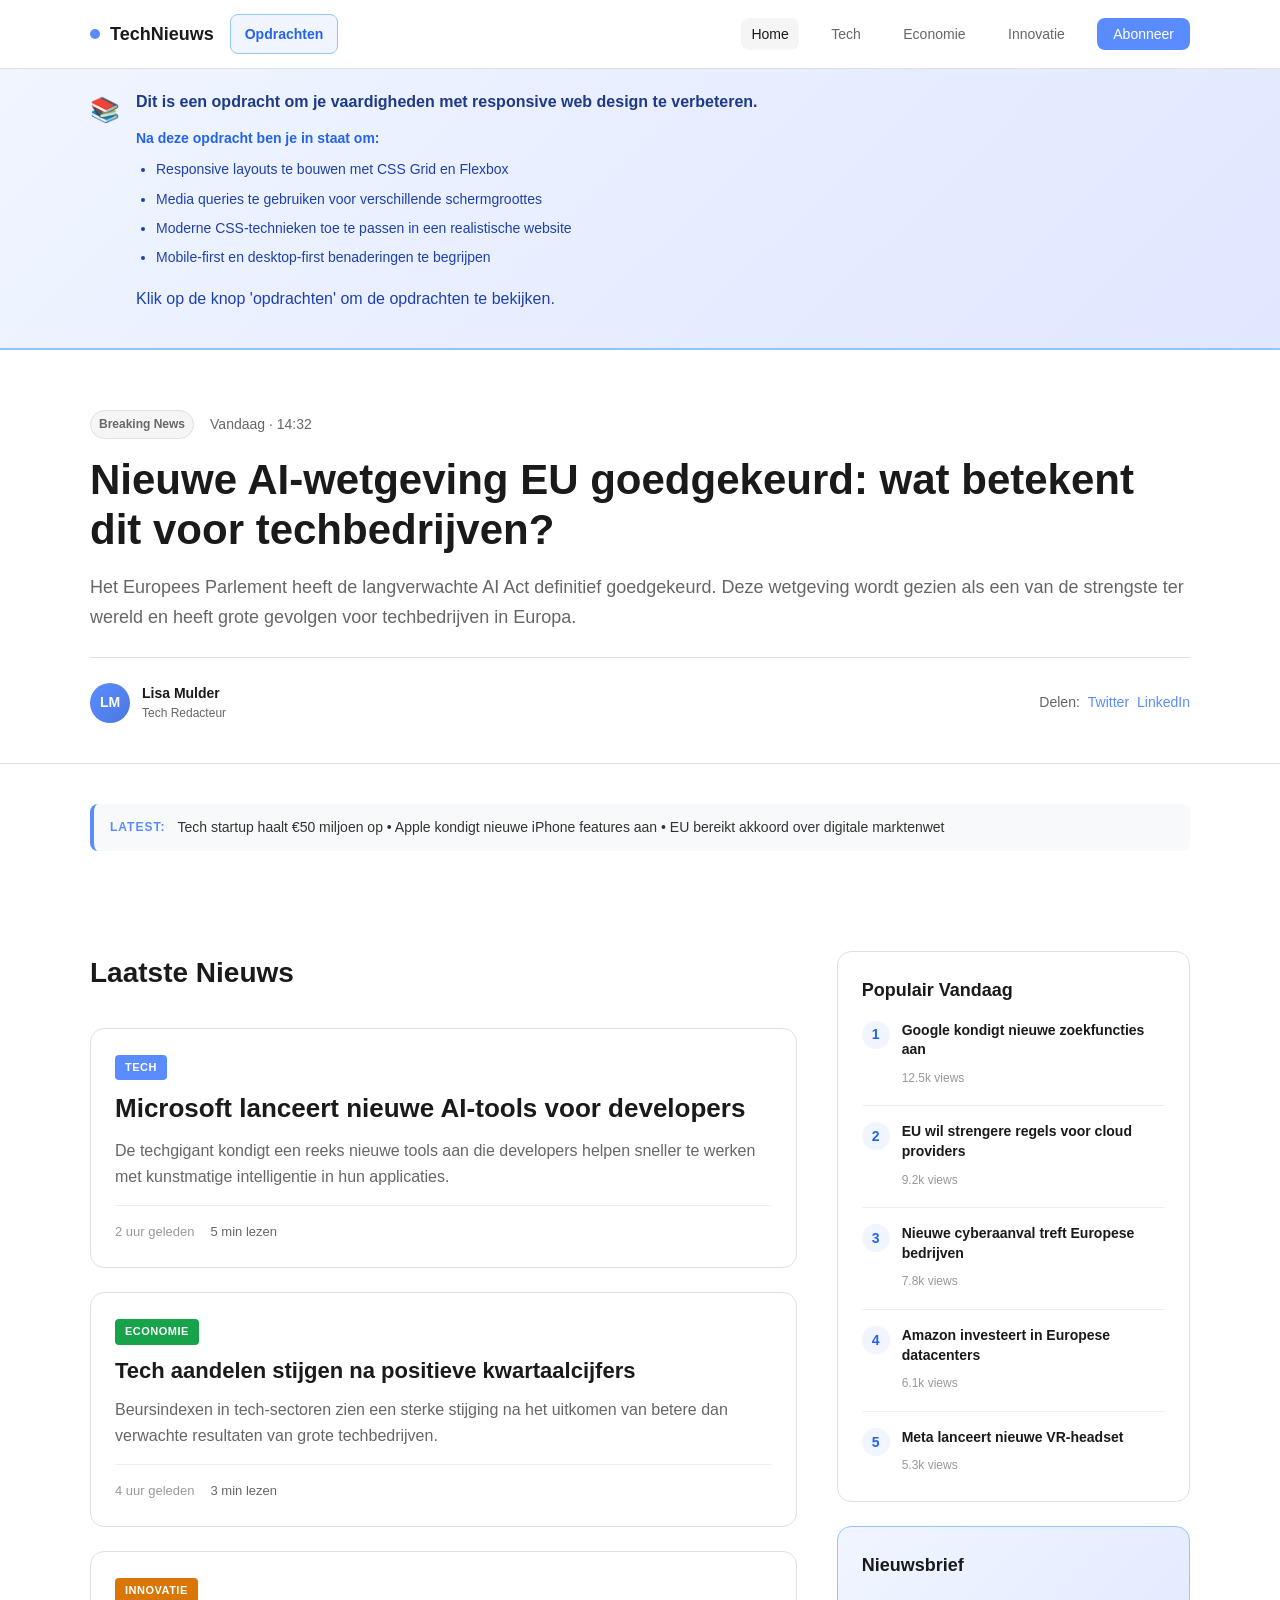
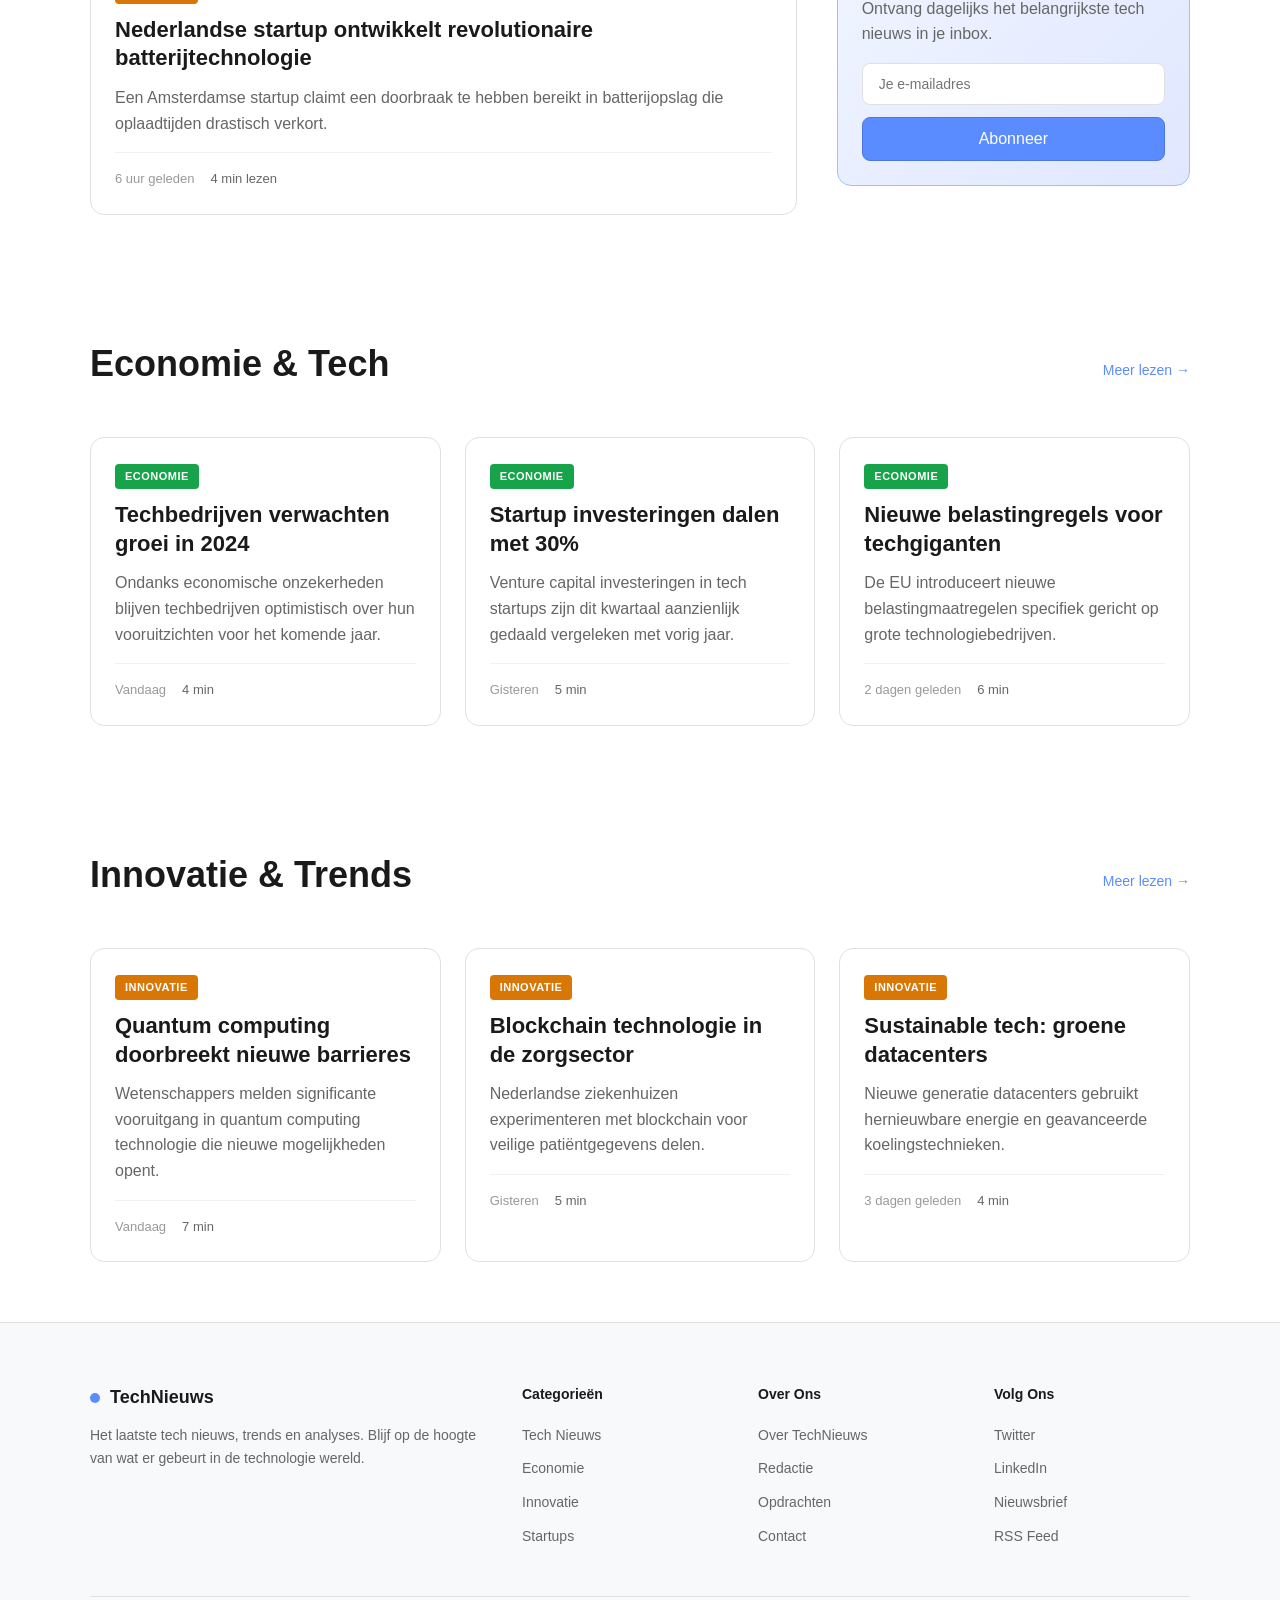
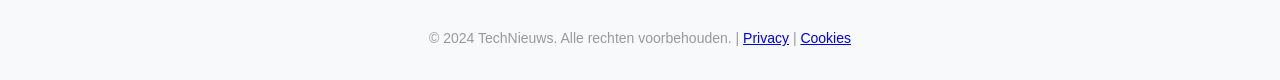
<file: index.html>
<!doctype html>
<html lang="nl">
<head>
  <meta charset="utf-8">
  <meta name="viewport" content="width=device-width, initial-scale=1">
  <title>TechNieuws - Het laatste tech nieuws en trends</title>
  <link rel="stylesheet" href="./styles.css">
  <meta name="color-scheme" content="light">
</head>
<body>
  <header class="header">
    <div class="container nav">
      <div class="nav-left">
        <div class="brand"><span class="dot"></span> TechNieuws</div>
        <a href="./opdrachten.html" class="nav-opdrachten">Opdrachten</a>
      </div>
      <nav>
        <a class="active" href="./index.html">Home</a>
        <a href="#tech">Tech</a>
        <a href="#economie">Economie</a>
        <a href="#innovatie">Innovatie</a>
        <a href="#contact" class="btn-nav">Abonneer</a>
      </nav>
    </div>
  </header>

  <!-- Notice Balk -->
  <div class="notice-balk">
    <div class="container">
      <div class="notice-content">
        <div class="notice-icon">📚</div>
        <div class="notice-text">
          <strong>Dit is een opdracht om je vaardigheden met responsive web design te verbeteren.</strong>
          <span class="notice-subtitle">Na deze opdracht ben je in staat om:</span>
          <ul class="notice-list">
            <li>Responsive layouts te bouwen met CSS Grid en Flexbox</li>
            <li>Media queries te gebruiken voor verschillende schermgroottes</li>
            <li>Moderne CSS-technieken toe te passen in een realistische website</li>
            <li>Mobile-first en desktop-first benaderingen te begrijpen</li>
          </ul>
          <p>Klik op de knop 'opdrachten' om de opdrachten te bekijken.</p>
        </div>
      </div>
    </div>
  </div>

  <main>
    <!-- Featured Article Hero -->
    <section class="hero hero-news">
      <div class="container">
        <div class="hero-category">
          <span class="badge badge-breaking">Breaking News</span>
          <span class="article-date">Vandaag · 14:32</span>
        </div>
        <h1>Nieuwe AI-wetgeving EU goedgekeurd: wat betekent dit voor techbedrijven?</h1>
        <p class="hero-subtitle">Het Europees Parlement heeft de langverwachte AI Act definitief goedgekeurd. Deze wetgeving wordt gezien als een van de strengste ter wereld en heeft grote gevolgen voor techbedrijven in Europa.</p>
        <div class="article-meta">
          <div class="article-author">
            <div class="author-avatar">LM</div>
            <div>
              <div class="author-name">Lisa Mulder</div>
              <div class="author-role">Tech Redacteur</div>
            </div>
          </div>
          <div class="article-share">
            <span>Delen:</span>
            <a href="#" class="share-btn">Twitter</a>
            <a href="#" class="share-btn">LinkedIn</a>
          </div>
        </div>
      </div>
    </section>

    <!-- Breaking News Ticker -->
    <section class="section section-sm">
      <div class="container">
        <div class="news-ticker">
          <span class="ticker-label">LATEST:</span>
          <div class="ticker-content">
            <span>Tech startup haalt €50 miljoen op • Apple kondigt nieuwe iPhone features aan • EU bereikt akkoord over digitale marktenwet</span>
          </div>
        </div>
      </div>
    </section>

    <!-- Main Content Grid -->
    <section id="tech" class="section">
      <div class="container">
        <div class="content-grid">
          <!-- Left Column - Main Articles -->
          <div class="main-content">
            <div class="section-header-left">
              <h2>Laatste Nieuws</h2>
            </div>
            
            <article class="card article-card article-large">
              <div class="article-category-tag">Tech</div>
              <h3>Microsoft lanceert nieuwe AI-tools voor developers</h3>
              <p>De techgigant kondigt een reeks nieuwe tools aan die developers helpen sneller te werken met kunstmatige intelligentie in hun applicaties.</p>
              <div class="article-footer">
                <span class="article-time">2 uur geleden</span>
                <span class="article-read">5 min lezen</span>
              </div>
            </article>

            <article class="card article-card">
              <div class="article-category-tag tag-economie">Economie</div>
              <h3>Tech aandelen stijgen na positieve kwartaalcijfers</h3>
              <p>Beursindexen in tech-sectoren zien een sterke stijging na het uitkomen van betere dan verwachte resultaten van grote techbedrijven.</p>
              <div class="article-footer">
                <span class="article-time">4 uur geleden</span>
                <span class="article-read">3 min lezen</span>
              </div>
            </article>

            <article class="card article-card">
              <div class="article-category-tag tag-innovatie">Innovatie</div>
              <h3>Nederlandse startup ontwikkelt revolutionaire batterijtechnologie</h3>
              <p>Een Amsterdamse startup claimt een doorbraak te hebben bereikt in batterijopslag die oplaadtijden drastisch verkort.</p>
              <div class="article-footer">
                <span class="article-time">6 uur geleden</span>
                <span class="article-read">4 min lezen</span>
              </div>
            </article>
          </div>

          <!-- Right Column - Sidebar -->
          <aside class="sidebar">
            <div class="card sidebar-card">
              <h3>Populair Vandaag</h3>
              <div class="popular-list">
                <div class="popular-item">
                  <span class="popular-number">1</span>
                  <div class="popular-content">
                    <h4>Google kondigt nieuwe zoekfuncties aan</h4>
                    <span class="popular-meta">12.5k views</span>
                  </div>
                </div>
                <div class="popular-item">
                  <span class="popular-number">2</span>
                  <div class="popular-content">
                    <h4>EU wil strengere regels voor cloud providers</h4>
                    <span class="popular-meta">9.2k views</span>
                  </div>
                </div>
                <div class="popular-item">
                  <span class="popular-number">3</span>
                  <div class="popular-content">
                    <h4>Nieuwe cyberaanval treft Europese bedrijven</h4>
                    <span class="popular-meta">7.8k views</span>
                  </div>
                </div>
                <div class="popular-item">
                  <span class="popular-number">4</span>
                  <div class="popular-content">
                    <h4>Amazon investeert in Europese datacenters</h4>
                    <span class="popular-meta">6.1k views</span>
                  </div>
                </div>
                <div class="popular-item">
                  <span class="popular-number">5</span>
                  <div class="popular-content">
                    <h4>Meta lanceert nieuwe VR-headset</h4>
                    <span class="popular-meta">5.3k views</span>
                  </div>
                </div>
              </div>
            </div>

            <div class="card sidebar-card newsletter-card">
              <h3>Nieuwsbrief</h3>
              <p>Ontvang dagelijks het belangrijkste tech nieuws in je inbox.</p>
              <form class="newsletter-form">
                <input type="email" placeholder="Je e-mailadres" class="newsletter-input">
                <button type="submit" class="btn btn-primary">Abonneer</button>
              </form>
            </div>
          </aside>
        </div>
      </div>
    </section>

    <!-- Category Sections -->
    <section id="economie" class="section section-category">
      <div class="container">
        <div class="section-header">
          <h2>Economie & Tech</h2>
          <a href="#more" class="section-link">Meer lezen →</a>
        </div>
        <div class="grid grid-3">
          <article class="card article-card">
            <div class="article-category-tag tag-economie">Economie</div>
            <h3>Techbedrijven verwachten groei in 2024</h3>
            <p>Ondanks economische onzekerheden blijven techbedrijven optimistisch over hun vooruitzichten voor het komende jaar.</p>
            <div class="article-footer">
              <span class="article-time">Vandaag</span>
              <span class="article-read">4 min</span>
            </div>
          </article>
          <article class="card article-card">
            <div class="article-category-tag tag-economie">Economie</div>
            <h3>Startup investeringen dalen met 30%</h3>
            <p>Venture capital investeringen in tech startups zijn dit kwartaal aanzienlijk gedaald vergeleken met vorig jaar.</p>
            <div class="article-footer">
              <span class="article-time">Gisteren</span>
              <span class="article-read">5 min</span>
            </div>
          </article>
          <article class="card article-card">
            <div class="article-category-tag tag-economie">Economie</div>
            <h3>Nieuwe belastingregels voor techgiganten</h3>
            <p>De EU introduceert nieuwe belastingmaatregelen specifiek gericht op grote technologiebedrijven.</p>
            <div class="article-footer">
              <span class="article-time">2 dagen geleden</span>
              <span class="article-read">6 min</span>
            </div>
          </article>
        </div>
      </div>
    </section>

    <section id="innovatie" class="section section-category">
      <div class="container">
        <div class="section-header">
          <h2>Innovatie & Trends</h2>
          <a href="#more" class="section-link">Meer lezen →</a>
        </div>
        <div class="grid grid-3">
          <article class="card article-card">
            <div class="article-category-tag tag-innovatie">Innovatie</div>
            <h3>Quantum computing doorbreekt nieuwe barrieres</h3>
            <p>Wetenschappers melden significante vooruitgang in quantum computing technologie die nieuwe mogelijkheden opent.</p>
            <div class="article-footer">
              <span class="article-time">Vandaag</span>
              <span class="article-read">7 min</span>
            </div>
          </article>
          <article class="card article-card">
            <div class="article-category-tag tag-innovatie">Innovatie</div>
            <h3>Blockchain technologie in de zorgsector</h3>
            <p>Nederlandse ziekenhuizen experimenteren met blockchain voor veilige patiëntgegevens delen.</p>
            <div class="article-footer">
              <span class="article-time">Gisteren</span>
              <span class="article-read">5 min</span>
            </div>
          </article>
          <article class="card article-card">
            <div class="article-category-tag tag-innovatie">Innovatie</div>
            <h3>Sustainable tech: groene datacenters</h3>
            <p>Nieuwe generatie datacenters gebruikt hernieuwbare energie en geavanceerde koelingstechnieken.</p>
            <div class="article-footer">
              <span class="article-time">3 dagen geleden</span>
              <span class="article-read">4 min</span>
            </div>
          </article>
        </div>
      </div>
    </section>
  </main>

  <footer class="footer">
    <div class="container">
      <div class="footer-content">
        <div class="footer-section">
          <div class="brand"><span class="dot"></span> TechNieuws</div>
          <p>Het laatste tech nieuws, trends en analyses. Blijf op de hoogte van wat er gebeurt in de technologie wereld.</p>
        </div>
        <div class="footer-section">
          <h4>Categorieën</h4>
          <ul class="footer-links">
            <li><a href="#tech">Tech Nieuws</a></li>
            <li><a href="#economie">Economie</a></li>
            <li><a href="#innovatie">Innovatie</a></li>
            <li><a href="#startups">Startups</a></li>
          </ul>
        </div>
        <div class="footer-section">
          <h4>Over Ons</h4>
          <ul class="footer-links">
            <li><a href="#over">Over TechNieuws</a></li>
            <li><a href="#redactie">Redactie</a></li>
            <li><a href="./opdrachten.html">Opdrachten</a></li>
            <li><a href="#contact">Contact</a></li>
          </ul>
        </div>
        <div class="footer-section">
          <h4>Volg Ons</h4>
          <ul class="footer-links">
            <li><a href="#twitter">Twitter</a></li>
            <li><a href="#linkedin">LinkedIn</a></li>
            <li><a href="#newsletter">Nieuwsbrief</a></li>
            <li><a href="#rss">RSS Feed</a></li>
          </ul>
        </div>
      </div>
      <div class="footer-bottom">
        <p>&copy; 2024 TechNieuws. Alle rechten voorbehouden. | <a href="#privacy">Privacy</a> | <a href="#cookies">Cookies</a></p>
      </div>
    </div>
  </footer>
</body>
</html>
</file>
<file: styles.css>
/* Reset basic styles */
* {
  box-sizing: border-box;
}

/* Make sure the page takes full height */
html, body {
  height: 100%;
}

/* Body styling - background and text */
body {
  margin: 0;
  font-family: -apple-system, BlinkMacSystemFont, "Segoe UI", Arial, Helvetica, sans-serif;
  background-color: #ffffff;
  color: #1a1a1a;
  line-height: 1.6;
}

/* Container - centers content and limits width */
.container {
  width: 92%;
  max-width: 1100px;
  margin: 0 auto;
}

/* Header - sticky navigation at the top */
.header {
  position: sticky;
  top: 0;
  background-color: rgba(255, 255, 255, 0.95);
  backdrop-filter: blur(10px);
  border-bottom: 1px solid #e0e0e0;
  z-index: 20;
}

/* Notice balk */
.notice-balk {
  background: linear-gradient(135deg, #f0f5ff 0%, #e0e7ff 100%);
  border-bottom: 2px solid #93c5fd;
  padding: 20px 0;
}

.notice-content {
  display: flex;
  align-items: flex-start;
  gap: 16px;
}

.notice-icon {
  font-size: 24px;
  flex-shrink: 0;
  margin-top: 2px;
}

.notice-text {
  flex: 1;
  color: #1e40af;
}

.notice-text strong {
  display: block;
  font-size: 16px;
  margin-bottom: 8px;
  color: #1e3a8a;
}

.notice-subtitle {
  display: block;
  font-size: 14px;
  font-weight: 600;
  margin-top: 12px;
  margin-bottom: 8px;
  color: #2563eb;
}

.notice-list {
  margin: 0;
  padding-left: 20px;
  color: #1e40af;
  line-height: 1.8;
  font-size: 14px;
}

.notice-list li {
  margin-bottom: 4px;
}

/* Navigation bar - horizontal layout */
.nav {
  display: flex;
  align-items: center;
  justify-content: space-between;
  padding: 14px 0;
  flex-wrap: wrap;
  gap: 12px;
}

/* Left side - brand and opdrachten */
.nav-left {
  display: flex;
  align-items: center;
  gap: 16px;
}

/* Brand/logo area */
.brand {
  display: flex;
  align-items: center;
  gap: 10px;
  font-weight: 700;
  font-size: 18px;
  color: #1a1a1a;
}

/* Small dot next to brand */
.brand .dot {
  width: 10px;
  height: 10px;
  border-radius: 50%;
  background-color: #5b8cff;
}

/* Navigation links */
.nav nav a {
  color: #666666;
  text-decoration: none;
  margin-left: 18px;
  padding: 8px 10px;
  border-radius: 8px;
  font-size: 14px;
  transition: all 0.2s;
}

/* Navigation button variant */
.nav nav a.btn-nav {
  margin-left: 18px;
  background-color: #5b8cff;
  color: white;
  padding: 8px 16px;
  border: none;
}

.nav nav a.btn-nav:hover {
  background-color: #4b78e0;
}

/* Opdrachten link - meer opvallend, naast logo */
.nav-opdrachten {
  background-color: #f0f5ff;
  color: #2563eb;
  font-weight: 600;
  border: 1px solid #93c5fd;
  padding: 8px 14px;
  border-radius: 8px;
  text-decoration: none;
  font-size: 14px;
  transition: all 0.2s;
  margin-left: 0;
}

.nav-opdrachten:hover {
  background-color: #dbeafe;
  color: #1e40af;
  border-color: #60a5fa;
}

.nav-opdrachten.active {
  background-color: #2563eb;
  color: white;
  border-color: #2563eb;
}

.nav-opdrachten.active:hover {
  background-color: #1e40af;
  border-color: #1e40af;
}

/* Navigation links when hovered or active */
.nav nav a:hover:not(.btn-nav),
.nav nav a.active:not(.btn-nav) {
  color: #1a1a1a;
  background-color: #f5f5f5;
}

.nav nav a.btn-nav:hover {
  background-color: #4b78e0;
  color: white;
}

/* Hero section - main title area */
.hero {
  padding: 80px 0 60px;
  text-align: center;
}

.hero.hero-news {
  text-align: left;
  padding: 60px 0 40px;
  border-bottom: 1px solid #e0e0e0;
}

.hero.hero-news h1 {
  text-align: left;
  font-size: 42px;
  max-width: none;
  margin-bottom: 16px;
}

.hero.hero-news .hero-subtitle {
  text-align: left;
  max-width: none;
  margin-bottom: 24px;
  font-size: 18px;
  line-height: 1.7;
}

.hero h1 {
  font-size: 48px;
  font-weight: 700;
  margin: 0 0 20px;
  line-height: 1.2;
  color: #1a1a1a;
}

.hero-subtitle {
  font-size: 20px;
  color: #666666;
  margin: 0 0 32px;
  max-width: 600px;
  margin-left: auto;
  margin-right: auto;
}

/* Hero news specific elements */
.hero-category {
  display: flex;
  align-items: center;
  gap: 16px;
  margin-bottom: 16px;
}

.article-date {
  font-size: 14px;
  color: #666666;
}

.badge-breaking {
  background-color: #ef4444;
  color: white;
  border: none;
  font-weight: 600;
  padding: 6px 12px;
}

.article-meta {
  display: flex;
  align-items: center;
  justify-content: space-between;
  margin-top: 24px;
  padding-top: 24px;
  border-top: 1px solid #e0e0e0;
  flex-wrap: wrap;
  gap: 16px;
}

.article-author {
  display: flex;
  align-items: center;
  gap: 12px;
}

.author-avatar {
  width: 40px;
  height: 40px;
  border-radius: 50%;
  background: linear-gradient(135deg, #5b8cff, #4b78e0);
  color: white;
  display: flex;
  align-items: center;
  justify-content: center;
  font-weight: 600;
  font-size: 14px;
}

.author-name {
  font-weight: 600;
  color: #1a1a1a;
  font-size: 14px;
}

.author-role {
  font-size: 12px;
  color: #666666;
}

.article-share {
  display: flex;
  align-items: center;
  gap: 8px;
  font-size: 14px;
  color: #666666;
}

.share-btn {
  color: #5b8cff;
  text-decoration: none;
  font-weight: 500;
}

.share-btn:hover {
  text-decoration: underline;
}

/* News ticker */
.news-ticker {
  display: flex;
  align-items: center;
  gap: 12px;
  background-color: #f8f9fa;
  padding: 12px 16px;
  border-radius: 8px;
  border-left: 4px solid #5b8cff;
}

.ticker-label {
  font-weight: 700;
  color: #5b8cff;
  font-size: 12px;
  letter-spacing: 1px;
  text-transform: uppercase;
}

.ticker-content {
  flex: 1;
  font-size: 14px;
  color: #333333;
  overflow: hidden;
}

.hero-cta {
  display: flex;
  gap: 12px;
  justify-content: center;
  margin-bottom: 16px;
  flex-wrap: wrap;
}

.hero-note {
  font-size: 14px;
  color: #999999;
  margin: 0;
}

/* Regular section spacing */
.section {
  padding: 60px 0;
}

.section-sm {
  padding: 40px 0;
}

/* Section headers */
.section-header {
  text-align: center;
  margin-bottom: 48px;
}

.section-header h2 {
  font-size: 36px;
  font-weight: 700;
  margin: 0 0 12px;
  color: #1a1a1a;
}

.section-header p {
  font-size: 18px;
  color: #666666;
  margin: 0;
  max-width: 600px;
  margin-left: auto;
  margin-right: auto;
}

/* Trust bar */
.trust-bar {
  text-align: center;
  padding: 20px 0;
  border-top: 1px solid #f0f0f0;
  border-bottom: 1px solid #f0f0f0;
}

.trust-text {
  font-size: 14px;
  color: #999999;
  margin: 0 0 16px;
}

.trust-logos {
  display: flex;
  justify-content: center;
  gap: 32px;
  flex-wrap: wrap;
}

.trust-logo {
  font-size: 16px;
  font-weight: 600;
  color: #666666;
  opacity: 0.7;
}

/* Panel - container with border */
.panel {
  background-color: #f8f9fa;
  border: 1px solid #e0e0e0;
  border-radius: 14px;
  padding: 20px;
}

.intro-panel {
  background-color: #ffffff;
  border: 2px solid #e0e7ff;
  box-shadow: 0 2px 8px rgba(0, 0, 0, 0.04);
}

.cta-panel {
  background: linear-gradient(135deg, #5b8cff 0%, #4b78e0 100%);
  color: white;
  border: none;
  padding: 48px 32px;
  text-align: center;
}

.cta-panel h2,
.cta-panel p {
  color: white;
}

.cta-content h2 {
  font-size: 32px;
  margin: 0 0 12px;
}

.cta-content p {
  font-size: 18px;
  margin: 0 0 24px;
  opacity: 0.95;
}

.cta-buttons {
  display: flex;
  gap: 12px;
  justify-content: center;
  flex-wrap: wrap;
}

.cta-buttons .btn-secondary {
  background-color: white;
  color: #5b8cff;
  border-color: white;
}

.cta-buttons .btn-secondary:hover {
  background-color: #f5f5f5;
}

/* Grid layout for cards */
.grid {
  display: grid;
  grid-template-columns: repeat(3, 1fr);
  gap: 24px;
}

.grid-2 {
  grid-template-columns: repeat(2, 1fr);
}

.grid-3 {
  grid-template-columns: repeat(3, 1fr);
}

/* Content grid with sidebar */
.content-grid {
  display: grid;
  grid-template-columns: 2fr 1fr;
  gap: 40px;
  align-items: start;
}

.main-content {
  display: flex;
  flex-direction: column;
  gap: 24px;
}

.section-header-left {
  margin-bottom: 8px;
}

.section-header-left h2 {
  font-size: 28px;
  font-weight: 700;
  margin: 0;
  color: #1a1a1a;
}

.section-header {
  display: flex;
  align-items: center;
  justify-content: space-between;
  margin-bottom: 32px;
}

.section-link {
  color: #5b8cff;
  text-decoration: none;
  font-weight: 500;
  font-size: 14px;
}

.section-link:hover {
  text-decoration: underline;
}

/* Card component */
.card {
  background-color: #ffffff;
  border: 1px solid #e0e0e0;
  border-radius: 14px;
  padding: 24px;
  transition: transform 0.2s, box-shadow 0.2s;
}

.card:hover {
  transform: translateY(-2px);
  box-shadow: 0 4px 12px rgba(0, 0, 0, 0.08);
}

.card h3 {
  margin: 0 0 12px;
  font-size: 20px;
  font-weight: 600;
  color: #1a1a1a;
}

.card p {
  margin: 0 0 16px;
  color: #666666;
  line-height: 1.6;
}

/* Article cards */
.article-card {
  position: relative;
}

.article-card h3 {
  font-size: 22px;
  margin-bottom: 12px;
  line-height: 1.3;
}

.article-card.article-large h3 {
  font-size: 26px;
}

.article-category-tag {
  display: inline-block;
  font-size: 11px;
  font-weight: 600;
  padding: 4px 10px;
  border-radius: 4px;
  background-color: #5b8cff;
  color: white;
  margin-bottom: 12px;
  text-transform: uppercase;
  letter-spacing: 0.5px;
}

.article-category-tag.tag-economie {
  background-color: #16a34a;
}

.article-category-tag.tag-innovatie {
  background-color: #d97706;
}

.article-footer {
  display: flex;
  align-items: center;
  gap: 16px;
  margin-top: 16px;
  padding-top: 16px;
  border-top: 1px solid #f0f0f0;
  font-size: 13px;
  color: #999999;
}

.article-time {
  font-weight: 500;
}

.article-read {
  color: #666666;
}

/* Sidebar */
.sidebar {
  display: flex;
  flex-direction: column;
  gap: 24px;
  position: sticky;
  top: 100px;
}

.sidebar-card h3 {
  font-size: 18px;
  margin-bottom: 16px;
  color: #1a1a1a;
}

/* Popular list */
.popular-list {
  display: flex;
  flex-direction: column;
  gap: 16px;
}

.popular-item {
  display: flex;
  align-items: flex-start;
  gap: 12px;
  padding-bottom: 16px;
  border-bottom: 1px solid #f0f0f0;
}

.popular-item:last-child {
  border-bottom: none;
  padding-bottom: 0;
}

.popular-number {
  flex-shrink: 0;
  width: 28px;
  height: 28px;
  background-color: #f0f5ff;
  color: #2563eb;
  border-radius: 50%;
  display: flex;
  align-items: center;
  justify-content: center;
  font-weight: 700;
  font-size: 14px;
}

.popular-content h4 {
  font-size: 14px;
  font-weight: 600;
  margin: 0 0 4px;
  color: #1a1a1a;
  line-height: 1.4;
}

.popular-meta {
  font-size: 12px;
  color: #999999;
}

/* Newsletter */
.newsletter-card {
  background: linear-gradient(135deg, #f0f5ff 0%, #e0e7ff 100%);
  border: 1px solid #93c5fd;
}

.newsletter-form {
  display: flex;
  flex-direction: column;
  gap: 12px;
  margin-top: 16px;
}

.newsletter-input {
  padding: 12px 16px;
  border: 1px solid #e0e0e0;
  border-radius: 8px;
  font-size: 14px;
  font-family: inherit;
}

.newsletter-input:focus {
  outline: none;
  border-color: #5b8cff;
}

/* Feature cards */
.feature-card {
  display: flex;
  flex-direction: column;
}

.feature-icon {
  font-size: 32px;
  margin-bottom: 16px;
}

/* Testimonial cards */
.testimonial-card {
  display: flex;
  flex-direction: column;
  justify-content: space-between;
}

.testimonial-content {
  margin-bottom: 24px;
}

.testimonial-content p {
  font-size: 16px;
  font-style: italic;
  color: #333333;
  margin: 0;
  line-height: 1.6;
}

.testimonial-author {
  display: flex;
  align-items: center;
  gap: 12px;
}

.testimonial-avatar {
  width: 48px;
  height: 48px;
  border-radius: 50%;
  background: linear-gradient(135deg, #5b8cff, #4b78e0);
  color: white;
  display: flex;
  align-items: center;
  justify-content: center;
  font-weight: 600;
  font-size: 16px;
}

.testimonial-name {
  font-weight: 600;
  color: #1a1a1a;
  margin-bottom: 2px;
}

.testimonial-role {
  font-size: 14px;
  color: #666666;
}

/* Badge container */
.badges {
  display: flex;
  flex-wrap: wrap;
  gap: 8px;
  margin-top: auto;
}

/* Basic badge style */
.badge {
  font-size: 12px;
  padding: 4px 8px;
  border-radius: 999px;
  border: 1px solid #e0e0e0;
  color: #666666;
  background-color: #f5f5f5;
}

/* Badge with green color (success/ok) */
.badge.ok {
  color: #16a34a;
  border-color: #86efac;
  background-color: #dcfce7;
}

/* Badge with yellow/orange color (warning) */
.badge.warn {
  color: #d97706;
  border-color: #fcd34d;
  background-color: #fef3c7;
}

/* Badge with blue color (hard/challenge) */
.badge.hard {
  color: #2563eb;
  border-color: #93c5fd;
  background-color: #dbeafe;
}

/* Footer */
.footer {
  background-color: #f8f9fa;
  color: #666666;
  padding: 60px 0 30px;
  border-top: 1px solid #e0e0e0;
}

.footer-content {
  display: grid;
  grid-template-columns: 2fr 1fr 1fr 1fr;
  gap: 40px;
  margin-bottom: 40px;
}

.footer-section h4 {
  font-size: 14px;
  font-weight: 600;
  color: #1a1a1a;
  margin: 0 0 16px;
}

.footer-section p {
  font-size: 14px;
  color: #666666;
  margin: 12px 0 0;
  line-height: 1.6;
}

.footer-links {
  list-style: none;
  padding: 0;
  margin: 0;
}

.footer-links li {
  margin-bottom: 8px;
}

.footer-links a {
  color: #666666;
  text-decoration: none;
  font-size: 14px;
  transition: color 0.2s;
}

.footer-links a:hover {
  color: #5b8cff;
}

.footer-bottom {
  text-align: center;
  padding-top: 30px;
  border-top: 1px solid #e0e0e0;
}

.footer-bottom p {
  margin: 0;
  font-size: 14px;
  color: #999999;
}

/* Button style */
.btn {
  display: inline-block;
  background-color: #5b8cff;
  color: white;
  text-decoration: none;
  padding: 12px 24px;
  border-radius: 8px;
  border: 1px solid #4b78e0;
  font-size: 16px;
  font-weight: 500;
  transition: all 0.2s;
  cursor: pointer;
}

.btn-primary {
  background-color: #5b8cff;
  border-color: #4b78e0;
}

.btn-primary:hover {
  background-color: #4b78e0;
  transform: translateY(-1px);
  box-shadow: 0 4px 12px rgba(91, 140, 255, 0.3);
}

.btn-secondary {
  background-color: transparent;
  color: #5b8cff;
  border-color: #5b8cff;
}

.btn-secondary:hover {
  background-color: #f0f5ff;
}

/* Button when hovered */
.btn:hover {
  text-decoration: none;
}

/* Quiz/MCQ button styling */
.mcq .btn {
  font-size: 14px;
  text-align: left;
  padding: 10px 16px;
  white-space: normal;
}

.mcq .btn:disabled {
  opacity: 0.6;
  cursor: not-allowed;
}

/* List styling */
.list {
  display: grid;
  gap: 10px;
  margin: 0;
  padding: 0;
  list-style: none;
}

.list li {
  display: flex;
  align-items: center;
  gap: 10px;
  color: #666666;
}

/* Arrow before each list item */
.list li::before {
  content: '▹';
  color: #5b8cff;
}

/* Code styling */
code {
  background-color: #f1f5f9;
  color: #475569;
  padding: 2px 6px;
  border-radius: 4px;
  font-family: 'Courier New', Courier, monospace;
  font-size: 0.9em;
  border: 1px solid #e2e8f0;
}

/* Opdrachten list - single column layout */
.opdrachten-list {
  display: flex;
  flex-direction: column;
  gap: 32px;
  max-width: 800px;
  margin: 0 auto;
}

/* Tabs navigatie */
.tabs-nav {
  display: flex;
  gap: 8px;
  border-bottom: 2px solid #e0e0e0;
  margin-bottom: 32px;
}

.tab-btn {
  padding: 12px 24px;
  border: none;
  background: transparent;
  color: #666666;
  font-size: 16px;
  font-weight: 500;
  cursor: pointer;
  border-bottom: 3px solid transparent;
  margin-bottom: -2px;
  transition: color 0.2s, border-color 0.2s;
  font-family: inherit;
}

.tab-btn:hover {
  color: #1a1a1a;
  background-color: #f5f5f5;
}

.tab-btn.active {
  color: #4b78e0;
  border-bottom-color: #4b78e0;
  font-weight: 600;
}

.opdracht-item {
  padding: 24px 0;
  border-bottom: 1px solid #e0e0e0;
}

.opdracht-item:last-child {
  border-bottom: none;
}

.opdracht-item h3 {
  font-size: 22px;
  font-weight: 600;
  margin: 0 0 12px;
  color: #1a1a1a;
}

.opdracht-item > p {
  color: #666666;
  margin: 0 0 16px;
  line-height: 1.6;
}

/* Finale opdracht speciale styling */
.finale-opdracht {
  background-color: #f0f5ff;
  border: 2px solid #4b78e0;
  border-radius: 8px;
  padding: clamp(20px, 4vw, 32px);
  margin-top: 32px;
  box-shadow: 0 4px 12px rgba(75, 120, 224, 0.1);
}

.finale-title {
  color: #1e40af;
  font-size: clamp(20px, 4vw, 24px);
  margin-bottom: 16px;
  line-height: 1.3;
}

.finale-intro {
  font-size: clamp(15px, 2.5vw, 16px);
  font-weight: 500;
  color: #1a1a1a;
  margin-bottom: 20px;
  line-height: 1.5;
}

.finale-box {
  padding: clamp(16px, 3vw, 24px);
  border-radius: 6px;
  margin-bottom: 20px;
}

.finale-box-white {
  background-color: #ffffff;
}

.finale-box-green {
  background-color: #dcfce7;
  border-left: 4px solid #16a34a;
}

.finale-box-yellow {
  background-color: #fef3c7;
  border-left: 4px solid #d97706;
  margin-top: 20px;
}

.finale-box-title {
  margin-top: 0;
  margin-bottom: 12px;
  font-size: clamp(16px, 3vw, 18px);
  font-weight: 600;
  line-height: 1.4;
}

.finale-box-green .finale-box-title {
  color: #15803d;
}

.finale-box-yellow .finale-box-title {
  color: #92400e;
}

.finale-box-white .finale-box-title {
  color: #2563eb;
}

.finale-list {
  margin-bottom: 0;
  font-size: clamp(14px, 2vw, 15px);
  line-height: 1.6;
}

.finale-sublist {
  margin-top: 8px;
  padding-left: clamp(16px, 4vw, 20px);
  font-size: clamp(13px, 1.8vw, 14px);
}

.finale-box p {
  margin-bottom: 16px;
  font-size: clamp(14px, 2vw, 15px);
  line-height: 1.6;
}

.finale-box code {
  font-size: clamp(13px, 1.8vw, 14px);
  padding: 2px 6px;
}

.answer-input {
  width: 100%;
  padding: 12px 16px;
  border: 1px solid #d1d5db;
  border-radius: 8px;
  font-family: inherit;
  font-size: 15px;
  line-height: 1.5;
  color: #1a1a1a;
  background-color: #ffffff;
  resize: vertical;
  min-height: 80px;
  transition: border-color 0.2s, box-shadow 0.2s;
}

.answer-input:focus {
  outline: none;
  border-color: #4b78e0;
  box-shadow: 0 0 0 3px rgba(75, 120, 224, 0.1);
}

.answer-input::placeholder {
  color: #9ca3af;
}

/* Responsive design for smaller screens */
@media (max-width: 900px) {
  .grid {
    grid-template-columns: repeat(2, 1fr);
  }
  
  .grid-3 {
    grid-template-columns: repeat(2, 1fr);
  }
  
  .content-grid {
    grid-template-columns: 1fr;
  }
  
  .sidebar {
    position: static;
    order: -1;
  }
  
  .footer-content {
    grid-template-columns: 1fr 1fr;
    gap: 32px;
  }
  
  .hero.hero-news h1 {
    font-size: 32px;
  }
  
  .article-meta {
    flex-direction: column;
    align-items: flex-start;
  }
}

@media (max-width: 700px) {
  .nav {
    flex-direction: column;
    align-items: flex-start;
    gap: 16px;
  }
  
  .nav-left {
    width: 100%;
    flex-wrap: wrap;
  }
  
  .nav nav {
    width: 100%;
    display: flex;
    flex-wrap: wrap;
    gap: 8px;
  }
  
  .nav nav a {
    margin-left: 0;
    margin-right: 12px;
  }
  
  .nav-opdrachten {
    margin-left: 0;
  }
  
  .panel {
    padding: 16px;
  }
  
  .grid,
  .grid-2,
  .grid-3 {
    grid-template-columns: 1fr;
  }
  
  .content-grid {
    grid-template-columns: 1fr;
    gap: 32px;
  }
  
  .tabs-nav {
    flex-wrap: wrap;
    gap: 4px;
  }
  
  .tab-btn {
    padding: 10px 16px;
    font-size: 15px;
  }
  
  .finale-opdracht {
    padding: 20px 16px !important;
    margin-top: 24px;
  }
  
  .finale-box {
    padding: 16px !important;
  }
  
  .finale-box-yellow {
    margin-top: 16px;
  }
  
  .finale-sublist {
    padding-left: 16px;
  }
  
  .sidebar {
    position: static;
  }
  
  .hero {
    padding: 60px 0 40px;
  }
  
  .hero h1 {
    font-size: 32px;
  }
  
  .hero.hero-news h1 {
    font-size: 28px;
  }
  
  .article-card h3 {
    font-size: 20px;
  }
  
  .article-card.article-large h3 {
    font-size: 22px;
  }
  
  .section-header {
    flex-direction: column;
    align-items: flex-start;
    gap: 12px;
  }
  
  .news-ticker {
    flex-direction: column;
    align-items: flex-start;
    gap: 8px;
  }
  
  .hero-subtitle {
    font-size: 18px;
  }
  
  .section-header h2 {
    font-size: 28px;
  }
  
  .section {
    padding: 40px 0;
  }
  
  .footer-content {
    grid-template-columns: 1fr;
    gap: 32px;
  }
  
  .hero-cta,
  .cta-buttons {
    flex-direction: column;
    width: 100%;
  }
  
  .hero-cta .btn,
  .cta-buttons .btn {
    width: 100%;
    text-align: center;
  }
  
  .notice-content {
    flex-direction: column;
    gap: 12px;
  }
  
  .notice-icon {
    margin-top: 0;
  }
  
  .notice-balk {
    padding: 16px 0;
  }
  
  .notice-text strong {
    font-size: 15px;
  }
  
  .notice-list {
    font-size: 13px;
  }
}
</file>
